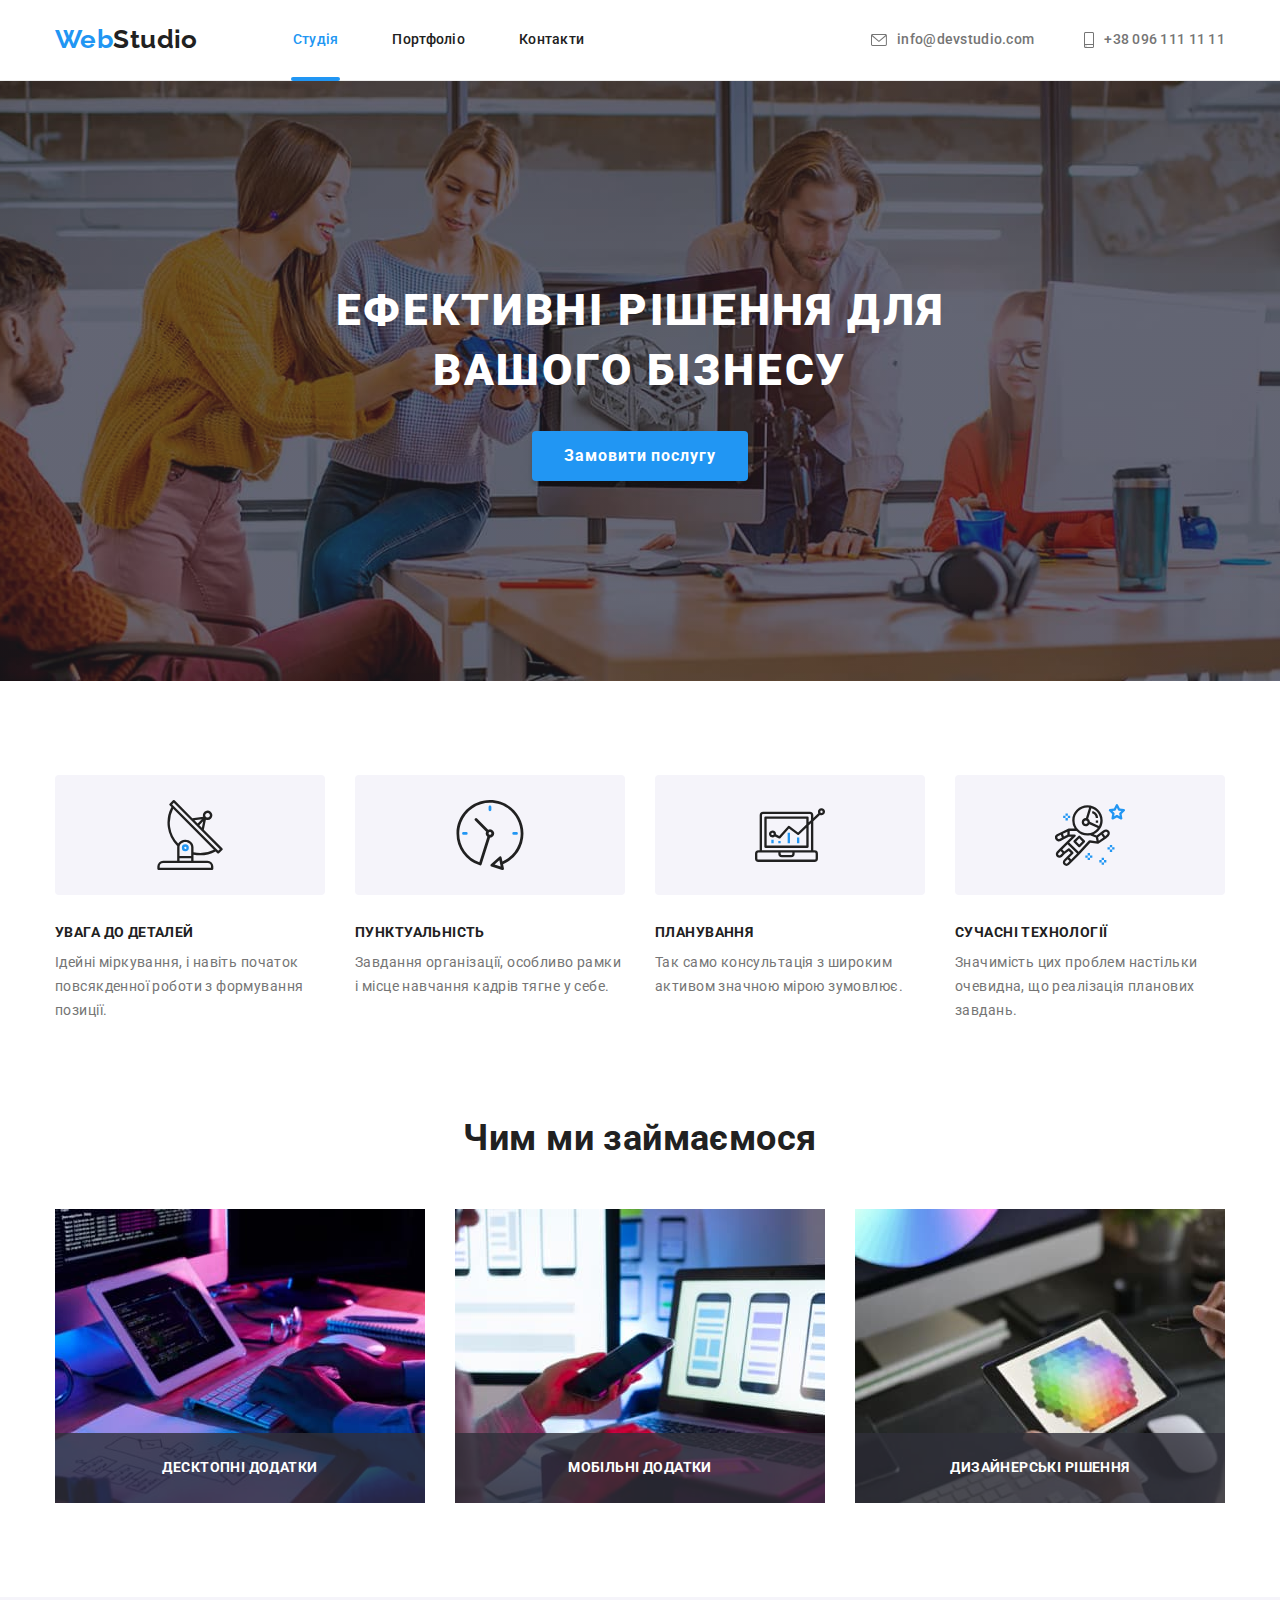
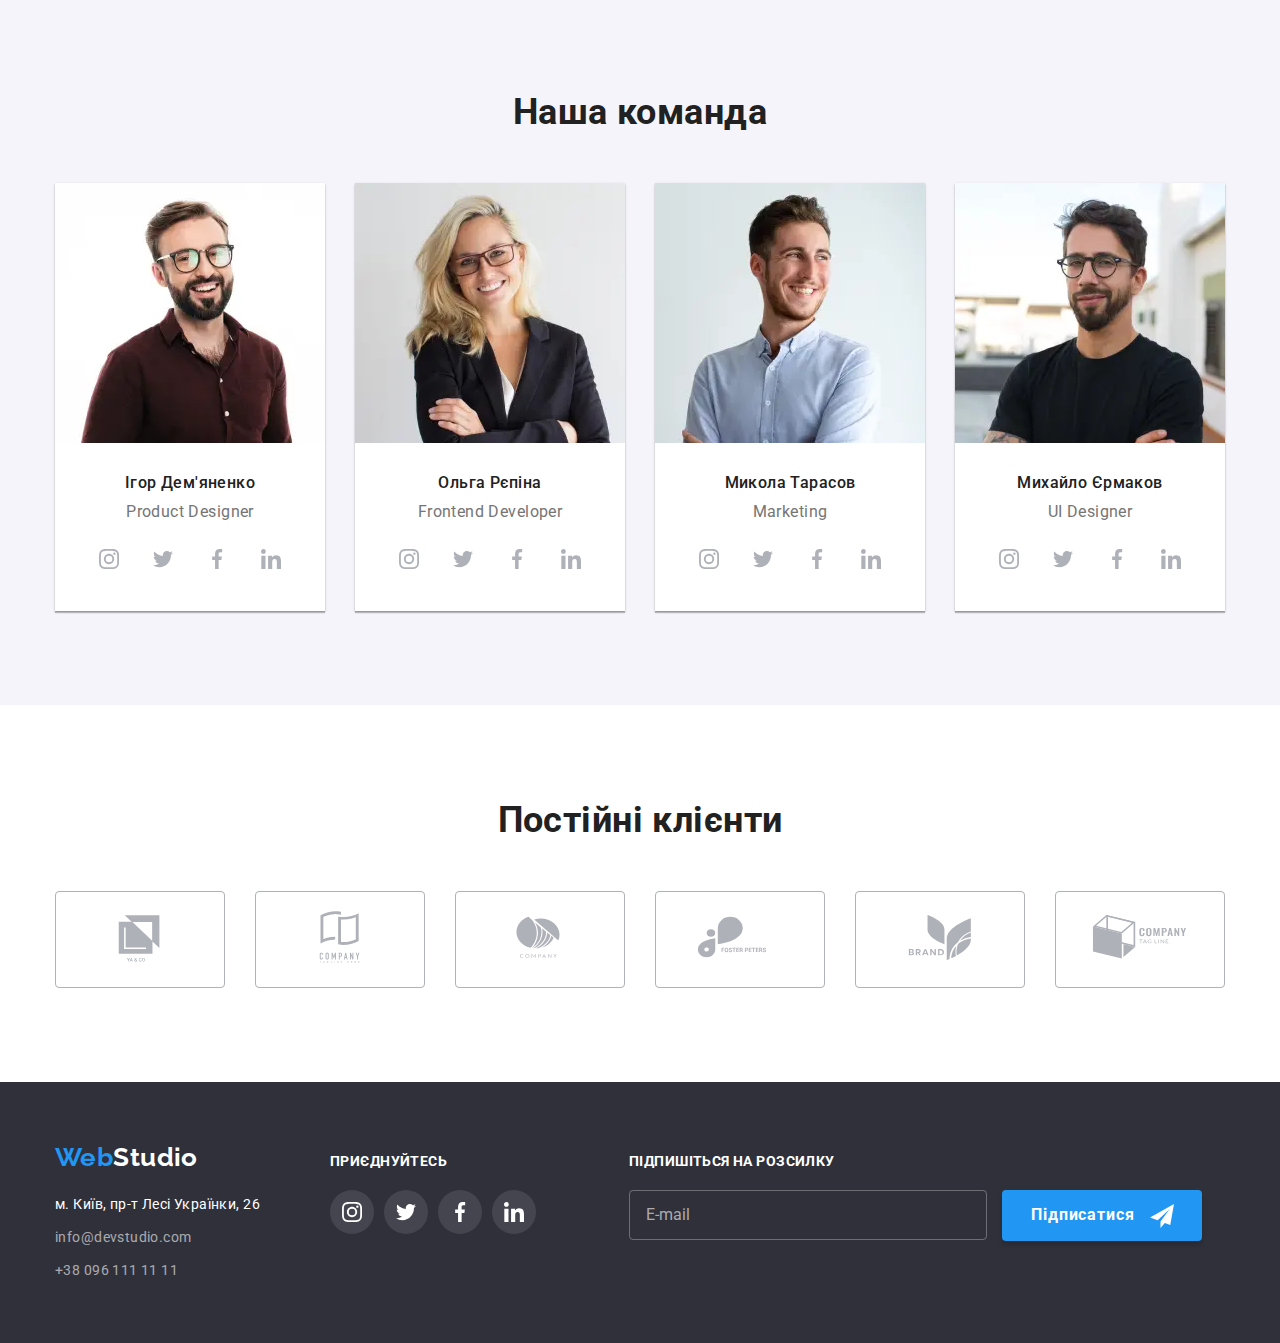
<file: index.html>
<!DOCTYPE html>
<html lang="uk">
  <head>
    <meta charset="UTF-8" />
    <meta http-equiv="X-UA-Compatible" content="IE=edge" />
    <meta name="viewport" content="width=device-width, initial-scale=1.0" />
    <link
      rel="stylesheet"
      href="https://fonts.googleapis.com/css2?family=Raleway:wght@700&family=Roboto:wght@400;500;700;900&display=swap"
    />
    <link
      rel="stylesheet"
      href="https://cdnjs.cloudflare.com/ajax/libs/modern-normalize/1.1.0/modern-normalize.min.css"
    />
    <link rel="stylesheet" href="./css/main.min.css" />
    <title>WebStudio - Студія</title>
  </head>
  <body>
    <!-- Шапка -->
    <header class="page-header">
      <div class="page-header__container container">
          <nav class="header-nav">
            <a class="logo header-nav__logo" href="./index.html"><span class="logo__text">Web</span>Studio</a>
            <ul class="header-nav__pages">
            <li class="header-nav__item"><a class="header-nav__link current" href="./index.html">Студія</a></li>
            <li class="header-nav__item"><a class="header-nav__link" href="./portfolio.html">Портфоліо</a></li>
            <li class="header-nav__item"><a class="header-nav__link" href="#">Контакти</a></li>
          </ul>
        </nav>
        <ul class="contacts">
          <li class="contacts__item">
            <a class="contacts__link" href="mailto:info@devstudio.com">
              <svg class="contacts__icon contacts__icon--mail" width="16" height="12">
                <use href="./images/icons.svg#icon-envelope"></use></svg
              >info@devstudio.com</a
            >
          </li>
          <li class="contacts__item">
            <a class="contacts__link" href="tel:+380961111111">
              <svg class="contacts__icon contacts__icon--tel" width="10" height="16">
                <use href="./images/icons.svg#icon-smartphone"></use></svg
              >+38 096 111 11 11</a
            >
          </li>
        </ul>
        <button class="button-menu js-open-menu" type="button">
          <svg class="menu-icon" width="40" height="40" >
            <use href="./images/icons.svg#icon-menu-button"></use>
          </svg>
        </button>
        </div>
      </div>
    </header>
    <!-- Мейн -->
    <main>
      <!-- Герой -->
      <section class="hero">
        <div class="container">
          <h1 class="hero__title">Ефективні рішення для вашого бізнесу</h1>
          <button data-modal-open class="button hero__button" type="button">Замовити послугу</button>
        </div>
        <div data-modal class="backdrop is-hidden">
          <div class="modal">
            <button data-modal-close class="modal__button-close" type="button">
              <svg  width="11" height="11">
                <use href="./images/icons.svg#icon-close"></use>
              </svg>
            </button>
            <form class="order-form" name="order">
              <h2 class="order-form__title">Залиште свої дані, ми вам передзвонимо</h2>
              <ul class="order-form__list">
                <li class="order-form__item">
                  <label class="order-form__label"
                    >Ім'я
                    <input class="order-form__field" type="text" name="user-name" />
                  </label>
                  <svg class="order-form__icon" width="18" height="18">
                    <use href="./images/icons.svg#icon-person-black"></use>
                  </svg>
                </li>
                <li class="order-form__item">
                  <label class="order-form__label"
                    >Телефон
                    <input class="order-form__field" type="tel" name="user-telephone" />
                  </label>
                  <svg class="order-form__icon" width="18" height="18">
                    <use href="./images/icons.svg#icon-phone-black"></use>
                  </svg>
                </li>
                <li class="order-form__item">
                  <label class="order-form__label"
                    >Пошта
                    <input class="order-form__field" type="email" name="user-email" />
                  </label>
                  <svg class="order-form__icon" width="18" height="18">
                    <use href="./images/icons.svg#icon-email-black"></use>
                  </svg>
                </li>
                <li class="order-form__item">
                  <label class="order-form__label"
                    >Коментар
                    <textarea
                      class="order-form__field order-form__field--higher"
                      name="comment"
                      rows="7"
                      placeholder="Введіть текст"
                    ></textarea>
                  </label>
                </li>
              </ul>
              <div class="license">
                <label class="license__label">
                  <input class="license__checkbox" type="checkbox" name="license-agreement" />
                  <span class="license__icon"></span>
                  <svg class="license__icon-checked" width="16" height="15">
                    <use href="./images/icons.svg#icon-checked"></use>
                  </svg>
                  Погоджуюся з розсилкою та приймаю
                  <a class="license__link" href="">Умови договору</a>
                </label>
              </div>
              <button class="button order-form__button" type="submit">Відправити</button>
            </form>
          </div>
        </div>
      </section>
      <!-- Переваги компанії -->
      <section class="section">
        <div class="container">
          <h2 class="visually-hidden">Переваги компанії</h2>
          <ul class="company-advantages">
            <li class="company-advantages__item">
              <div class="company-advantages__icon">
                <svg width="70" height="70">
                  <use href="./images/icons.svg#icon-antenna"></use>
                </svg>
              </div>
              <h3 class="company-advantages__title">Увага до деталей</h3>
              <p class="company-advantages__text">
                Ідейні міркування, і навіть початок повсякденної роботи з формування позиції.
              </p>
            </li>
            <li class="company-advantages__item">
              <div class="company-advantages__icon">
                <svg width="70" height="70">
                  <use href="./images/icons.svg#icon-clock"></use>
                </svg>
              </div>
              <h3 class="company-advantages__title">Пунктуальність</h3>
              <p class="company-advantages__text">
                Завдання організації, особливо рамки і місце навчання кадрів тягне у себе.
              </p>
            </li>
            <li class="company-advantages__item">
              <div class="company-advantages__icon">
                <svg width="70" height="70">
                  <use href="./images/icons.svg#icon-diagram"></use>
                </svg>
              </div>
              <h3 class="company-advantages__title">Планування</h3>
              <p class="company-advantages__text">
                Так само консультація з широким активом значною мірою зумовлює.
              </p>
            </li>
            <li class="company-advantages__item">
              <div class="company-advantages__icon">
                <svg width="70" height="70">
                  <use href="./images/icons.svg#icon-astronaut"></use>
                </svg>
              </div>
              <h3 class="company-advantages__title">Сучасні технології</h3>
              <p class="company-advantages__text">
                Значимість цих проблем настільки очевидна, що реалізація планових завдань.
              </p>
            </li>
          </ul>
        </div>
      </section>
      <!-- Чим ми займаємось -->
      <section class="section section--top section--desktop">
        <div class="container">
          <h2 class="section__title">Чим ми займаємося</h2>
          <ul class="work">
            <li class="work__item">
              <img
                class="work__image"
                src="./images/desktop.jpg"
                alt="Розробка десктопних програм"
                width="370"
                height="294"
              />
              <div class="work__text">
                <h3 class="work__title">Десктопні додатки</h3>
              </div>
            </li>
            <li class="work__item">
              <img
                class="work__image"
                src="./images/mobile-app.jpg"
                alt="Розробка мобільних додатків"
                width="370"
                height="294"
              />
              <div class="work__text">
                <h3 class="work__title">Мобільні додатки</h3>
              </div>
            </li>
            <li class="work__item">
              <img
                class="work__image"
                src="./images/design.jpg"
                alt="Дизайнерські рішення"
                width="370"
                height="294"
              />
              <div class="work__text">
                <h3 class="work__title">Дизайнерські рішення</h3>
              </div>
            </li>
          </ul>
        </div>
      </section>
      <!-- Наша команда -->
      <section class="section section--gray">
        <div class="container">
          <h2 class="section__title">Наша команда</h2>
          <ul class="team-list">
            <li class="team-list__item">
              <picture>
                <source
                  media="(min-width: 1200px)"
                  srcset="
                    ./images/product-designer-desktop.webp    1x,
                    ./images/product-designer-desktop@2x.webp 2x
                  "
                  type="image/webp"
                />
                <source
                  media="(min-width: 1200px)"
                  srcset="
                    ./images/product-designer-desktop.jpg    1x,
                    ./images/product-designer-desktop@2x.jpg 2x
                  "
                />
                <source
                  media="(min-width: 768px)"
                  srcset="
                    ./images/product-designer-tablet.webp    1x,
                    ./images/product-designer-tablet@2x.webp 2x
                  "
                  type="image/webp"
                />
                <source
                  media="(min-width: 768px)"
                  srcset="
                    ./images/product-designer-tablet.jpg    1x,
                    ./images/product-designer-tablet@2x.jpg 2x
                  "
                />
                <source
                  media="(max-width: 767px)"
                  srcset="./images/product-designer.webp 1x, ./images/product-designer@2x.webp 2x"
                  type="image/webp"
                />
                <source
                  media="(max-width: 767px)"
                  srcset="./images/product-designer.jpg 1x, ./images/product-designer@2x.jpg 2x"
                />
                <img
                  class="team-list__image"
                  src="./images/product-designer.jpg"
                  alt="Фотографія Ігора Дем'яненко"
                  loading="lazy"
                />
              </picture>
              <h3 class="team-list__title">Ігор Дем'яненко</h3>
              <p class="team-list__text">Product Designer</p>
              <ul class="social-links">
                <li class="social-links__item">
                  <a class="social-links__link" aria-label="instagram" href="#"
                    ><svg class="social-links__icon" width="20" height="20">
                      <use href="./images/icons.svg#icon-instagram"></use></svg
                  ></a>
                </li>
                <li class="social-links__item">
                  <a class="social-links__link" aria-label="twitter" href="#"
                    ><svg class="social-links__icon" width="20" height="20">
                      <use href="./images/icons.svg#icon-twitter"></use></svg
                  ></a>
                </li>
                <li class="social-links__item">
                  <a class="social-links__link" aria-label="facebook" href="#"
                    ><svg class="social-links__icon" width="20" height="20">
                      <use href="./images/icons.svg#icon-facebook"></use></svg
                  ></a>
                </li>
                <li class="social-links__item">
                  <a class="social-links__link" aria-label="linkedin" href="#"
                    ><svg class="social-links__icon" width="20" height="20">
                      <use href="./images/icons.svg#icon-linkedin"></use></svg
                  ></a>
                </li>
              </ul>
            </li>
            <li class="team-list__item">
              <picture>
                <source
                  media="(min-width: 1200px)"
                  srcset="
                    ./images/frontend-developer-desktop.webp    1x,
                    ./images/frontend-developer-desktop@2x.webp 2x
                  "
                  type="image/webp"
                />
                <source
                  media="(min-width: 1200px)"
                  srcset="
                    ./images/frontend-developer-desktop.jpg    1x,
                    ./images/frontend-developer-desktop@2x.jpg 2x
                  "
                />
                <source
                  media="(min-width: 768px)"
                  srcset="
                    ./images/frontend-developer-tablet.webp    1x,
                    ./images/frontend-developer-tablet@2x.webp 2x
                  "
                  type="image/webp"
                />
                <source
                  media="(min-width: 768px)"
                  srcset="
                    ./images/frontend-developer-tablet.jpg    1x,
                    ./images/frontend-developer-tablet@2x.jpg 2x
                  "
                />
                <source
                  media="(max-width: 767px)"
                  srcset="
                    ./images/frontend-developer.webp    1x,
                    ./images/frontend-developer@2x.webp 2x
                  "
                  type="image/webp"
                />
                <source
                  media="(max-width: 767px)"
                  srcset="./images/frontend-developer.jpg 1x, ./images/frontend-developer@2x.jpg 2x"
                />
                <img
                  class="team-list__image"
                  src="./images/frontend-developer.jpg"
                  alt="Фотографія Ольги Репіної"
                  loading="lazy"
                />
              </picture>

              <h3 class="team-list__title">Ольга Рєпіна</h3>
              <p class="team-list__text">Frontend Developer</p>
              <ul class="social-links">
                <li class="social-links__item">
                  <a class="social-links__link" aria-label="instagram" href="#"
                    ><svg class="social-links__icon" width="20" height="20">
                      <use href="./images/icons.svg#icon-instagram"></use></svg
                  ></a>
                </li>
                <li class="social-links__item">
                  <a class="social-links__link" aria-label="twitter" href="#"
                    ><svg class="social-links__icon" width="20" height="20">
                      <use href="./images/icons.svg#icon-twitter"></use></svg
                  ></a>
                </li>
                <li class="social-links__item">
                  <a class="social-links__link" aria-label="facebook" href="#"
                    ><svg class="social-links__icon" width="20" height="20">
                      <use href="./images/icons.svg#icon-facebook"></use></svg
                  ></a>
                </li>
                <li class="social-links__item">
                  <a class="social-links__link" aria-label="linkedin" href="#"
                    ><svg class="social-links__icon" width="20" height="20">
                      <use href="./images/icons.svg#icon-linkedin"></use></svg
                  ></a>
                </li>
              </ul>
            </li>
            <li class="team-list__item">
              <picture>
                <source
                  media="(min-width: 1200px)"
                  srcset="./images/marketing-desktop.webp 1x, ./images/marketing-desktop@2x.webp 2x"
                  type="image/webp"
                />
                <source
                  media="(min-width: 1200px)"
                  srcset="./images/marketing-desktop.jpg 1x, ./images/marketing-desktop@2x.jpg 2x"
                />
                <source
                  media="(min-width: 768px)"
                  srcset="./images/marketing-tablet.webp 1x, ./images/marketing-tablet@2x.webp 2x"
                  type="image/webp"
                />
                <source
                  media="(min-width: 768px)"
                  srcset="./images/marketing-tablet.jpg 1x, ./images/marketing-tablet@2x.jpg 2x"
                />
                <source
                  media="(max-width: 767px)"
                  srcset="./images/marketing.webp 1x, ./images/marketing@2x.webp 2x"
                  type="image/webp"
                />
                <source
                  media="(max-width: 767px)"
                  srcset="./images/marketing.jpg 1x, ./images/marketing@2x.jpg 2x"
                />
                <img
                  class="team-list__image"
                  src="./images/marketing.jpg"
                  alt="Фотографія Миколи Тарасова"
                  loading="lazy"
                />
              </picture>
              <h3 class="team-list__title">Микола Тарасов</h3>
              <p class="team-list__text">Marketing</p>
              <ul class="social-links">
                <li class="social-links__item">
                  <a class="social-links__link" aria-label="instagram" href="#"
                    ><svg class="social-links__icon" width="20" height="20">
                      <use href="./images/icons.svg#icon-instagram"></use></svg
                  ></a>
                </li>
                <li class="social-links__item">
                  <a class="social-links__link" aria-label="twitter" href="#"
                    ><svg class="social-links__icon" width="20" height="20">
                      <use href="./images/icons.svg#icon-twitter"></use></svg
                  ></a>
                </li>
                <li class="social-links__item">
                  <a class="social-links__link" aria-label="facebook" href="#"
                    ><svg class="social-links__icon" width="20" height="20">
                      <use href="./images/icons.svg#icon-facebook"></use></svg
                  ></a>
                </li>
                <li class="social-links__item">
                  <a class="social-links__link" aria-label="linkedin" href="#"
                    ><svg class="social-links__icon" width="20" height="20">
                      <use href="./images/icons.svg#icon-linkedin"></use></svg
                  ></a>
                </li>
              </ul>
            </li>
            <li class="team-list__item">
              <picture>
                <source
                  media="(min-width: 1200px)"
                  srcset="./images/designer-desktop.webp 1x, ./images/designer-desktop@2x.webp 2x"
                  type="image/webp"
                />
                <source
                  media="(min-width: 1200px)"
                  srcset="./images/designer-desktop.jpg 1x, ./images/designer-desktop@2x.jpg 2x"
                />
                <source
                  media="(min-width: 768px)"
                  srcset="./images/designer-tablet.webp 1x, ./images/designer-tablet@2x.webp 2x"
                  type="image/webp"
                />
                <source
                  media="(min-width: 768px)"
                  srcset="./images/designer-tablet.jpg 1x, ./images/designer-tablet@2x.jpg 2x"
                />
                <source
                  media="(max-width: 767px)"
                  srcset="./images/designer.webp 1x, ./images/designer@2x.webp 2x"
                  type="image/webp"
                />
                <source
                  media="(max-width: 767px)"
                  srcset="./images/designer.jpg 1x, ./images/designer@2x.jpg 2x"
                />
                <img
                  class="team-list__image"
                  src="./images/designer.jpg"
                  alt="Фотографія Михайло Єрмакова"
                  loading="lazy"
                />
              </picture>
              <h3 class="team-list__title">Михайло Єрмаков</h3>
              <p class="team-list__text">UI Designer</p>
              <ul class="social-links">
                <li class="social-links__item">
                  <a class="social-links__link" aria-label="instagram" href="#"
                    ><svg class="social-links__icon" width="20" height="20">
                      <use href="./images/icons.svg#icon-instagram"></use></svg
                  ></a>
                </li>
                <li class="social-links__item">
                  <a class="social-links__link" aria-label="twitter" href="#"
                    ><svg class="social-links__icon" width="20" height="20">
                      <use href="./images/icons.svg#icon-twitter"></use></svg
                  ></a>
                </li>
                <li class="social-links__item">
                  <a class="social-links__link" aria-label="facebook" href="#"
                    ><svg class="social-links__icon" width="20" height="20">
                      <use href="./images/icons.svg#icon-facebook"></use></svg
                  ></a>
                </li>
                <li class="social-links__item">
                  <a class="social-links__link" aria-label="linkedin" href="#"
                    ><svg class="social-links__icon" width="20" height="20">
                      <use href="./images/icons.svg#icon-linkedin"></use></svg
                  ></a>
                </li>
              </ul>
            </li>
          </ul>
        </div>
      </section>
      <!-- Постійні клієнти -->
      <section class="section">
       <div class="container">
          <h2 class="section__title">Постійні клієнти</h2>
          
          <ul class="clients">
            <li class="clients__item">
              <a href="#" class="clients__link"
                ><svg class="clients__logo" width="106" height="60">
                  <use href="./images/icons.svg#icon-client1"></use></svg></a>
            </li>
            <li class="clients__item">
              <a href="#" class="clients__link"
                ><svg class="clients__logo" width="106" height="60">
                  <use href="./images/icons.svg#icon-client2"></use></svg
              ></a>
            </li>
            <li class="clients__item">
              <a href="#" class="clients__link"
                ><svg class="clients__logo" width="106" height="60">
                  <use href="./images/icons.svg#icon-client3"></use></svg
              ></a>
            </li>
            <li class="clients__item">
              <a href="#" class="clients__link"
                ><svg class="clients__logo" width="106" height="60">
                  <use href="./images/icons.svg#icon-client4"></use></svg
              ></a>
            </li>
            <li class="clients__item">
              <a href="#" class="clients__link"
                ><svg class="clients__logo" width="106" height="60">
                  <use href="./images/icons.svg#icon-client5"></use></svg
              ></a>
            </li>
            <li class="clients__item">
              <a href="#" class="clients__link"
                ><svg class="clients__logo" width="106" height="60">
                  <use href="./images/icons.svg#icon-client6"></use></svg
              ></a>
            </li>
          </ul>
        </div>
      </section>
    </main>
    <!-- Футер -->
    <footer class="page-footer">
      <div class="container page-footer__container">
        <div class="container--tablet">
          <div class="page-footer__contacts">
          <a class="logo page-footer__logo" href="./index.html"><span class="logo__text">Web</span>Studio</a>
          <address class="address">
            <ul class="address__list">
              <li class="address__item">
                <a
                  class="address__link"
                  href="https://goo.gl/maps/CPtrU1FHBa2aNyZL9"
                  target="_blank"
                  rel="noopener noreferrer nofollow"
                  >м. Київ, пр-т Лесі Українки, 26</a
                >
              </li>
              <li class="address__item">
                <a class="address__link address__link--translucent" href="mailto:info@devstudio.com">info@devstudio.com</a>
              </li>
              <li class="address__item">
                <a class="address__link address__link--translucent" href="tel:+380961111111">+38 096 111 11 11</a>
              </li>
            </ul>
          </address>
        </div>
        <div class="page-footer__links">
          <b class="page-footer__text">Приєднуйтесь</b>
          <ul class="social-links page-footer__social-links">
            <li class="social-links__item">
              <a class="social-links__link page-footer__link" aria-label="instagram" href="#"
                ><svg class="social-links__icon social-links__icon--white" width="20" height="20">
                  <use href="./images/icons.svg#icon-instagram"></use></svg
              ></a>
            </li>
            <li class="social-links__item">
              <a class="social-links__link page-footer__link" aria-label="twitter" href="#"
                ><svg class="social-links__icon social-links__icon--white" width="20" height="20">
                  <use href="./images/icons.svg#icon-twitter"></use></svg
              ></a>
            </li>
            <li class="social-links__item">
              <a class="social-links__link page-footer__link" aria-label="facebook" href="#"
                ><svg class="social-links__icon social-links__icon--white" width="20" height="20">
                  <use href="./images/icons.svg#icon-facebook"></use></svg
              ></a>
            </li>
            <li class="social-links__item">
              <a class="social-links__link page-footer__link" aria-label="linkedin" href="#"
                ><svg class="social-links__icon social-links__icon--white" width="20" height="20">
                  <use href="./images/icons.svg#icon-linkedin"></use></svg
              ></a>
            </li>
          </ul>
        </div>
        </div>
        
        <form class="footer-form" name="subscription">
          <label class="footer-form__label" for="email">Підпишіться на розсилку</label>
          <input
            class="footer-form__field"
            type="email"
            id="email"
            placeholder="E-mail"
            name="email"
          />
          <button class="button footer-form__button" type="submit">
            Підписатися
            <svg class="footer-form__icon" width="24" height="24">
              <use href="./images/icons.svg#icon-send"></use>
            </svg>
          </button>
        </form>
      </div>
    </footer>
<div class="mobile-menu js-menu-container">
    <nav class="menu-nav">
            <ul class="menu-nav__pages">
            <li class="menu-nav__item"><a class="menu-nav__link current" href="./index.html">Студія</a></li>
            <li class="menu-nav__item"><a class="menu-nav__link" href="./portfolio.html">Портфоліо</a></li>
            <li class="menu-nav__item"><a class="menu-nav__link" href="#">Контакти</a></li>
          </ul>
        </nav>
          <ul class="menu-contacts">
            <li class="menu-contacts__item">
            <a class="menu-contacts__link menu-contacts__link--accent" href="tel:+380961111111">
              +38 096 111 11 11</a>
          </li>
          <li class="menu-contacts__item">
            <a class="menu-contacts__link" href="mailto:info@devstudio.com">
            info@devstudio.com</a>
          </li>
        </ul>
        <ul class="menu-socials">
          <li class="menu-socials__item"><a href="#" class="menu-socials__link">Instagram</a></li>
          <li class="menu-socials__item"><a href="#" class="menu-socials__link">Twitter</a></li>
          <li class="menu-socials__item"><a href="#" class="menu-socials__link">Facebook</a></li>
          <li class="menu-socials__item"><a href="#" class="menu-socials__link">LinkedIn</a></li>
        </ul>
    <button class="menu-close js-close-menu" type="button">
      <svg class="menu-icon" width="40" height="40">
        <use href="./images/icons.svg#icon-menu-close"></use>
      </svg>
    </button>
</div>
    <script src="./js/modal.js"></script>
    <script src="./js/mobile-menu.js"></script>
  </body>
</html>
</file>
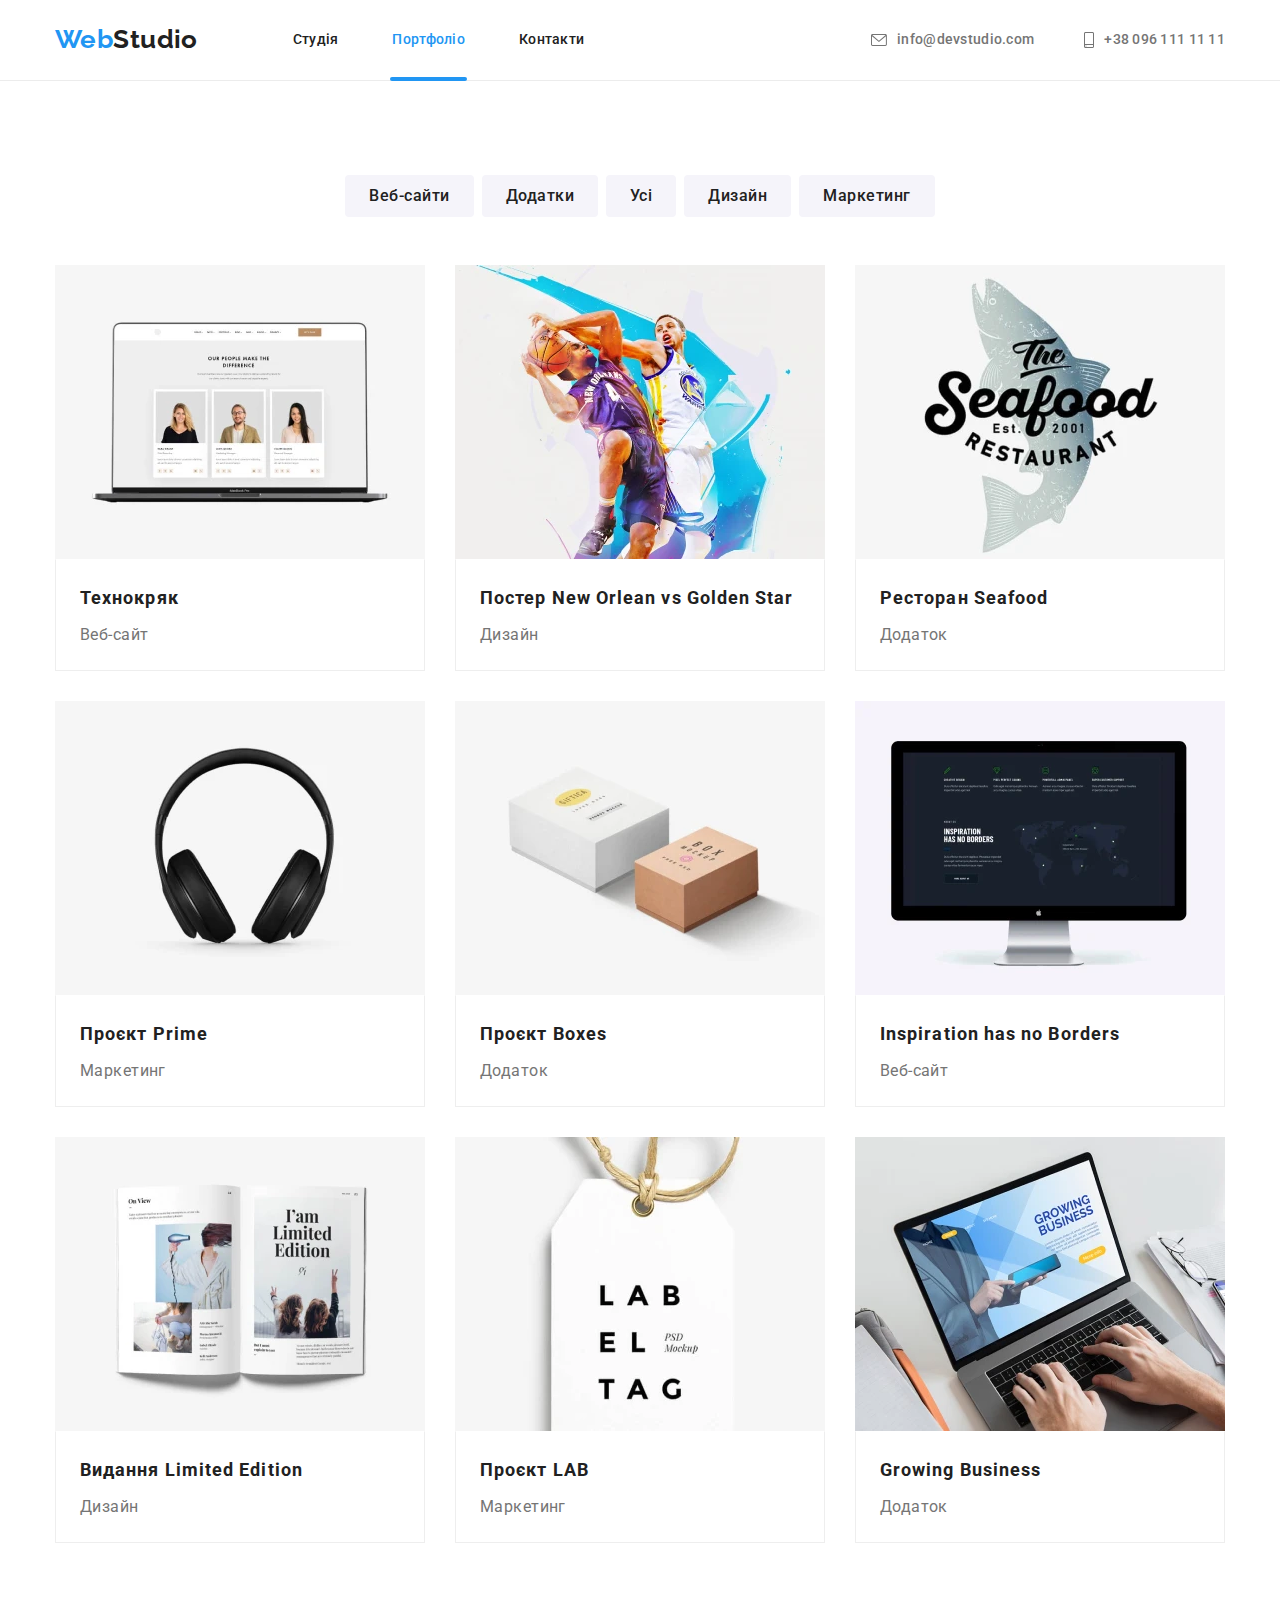
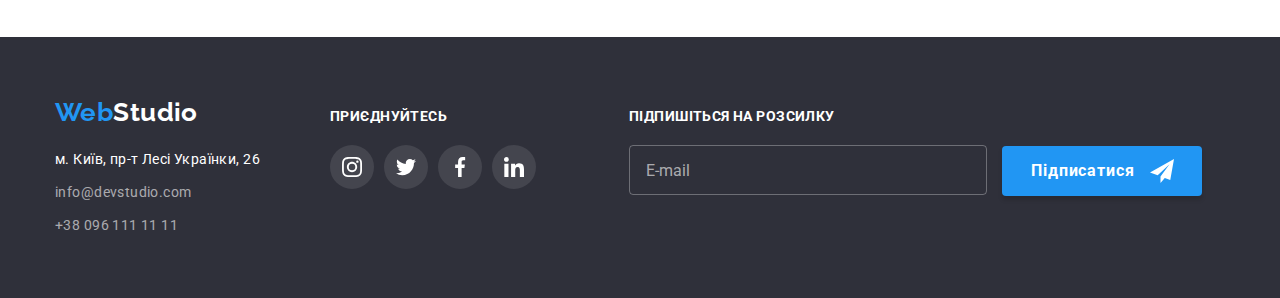
<file: portfolio.html>
<!DOCTYPE html>
<html lang="uk">
  <head>
    <meta charset="UTF-8" />
    <meta http-equiv="X-UA-Compatible" content="IE=edge" />
    <meta name="viewport" content="width=device-width, initial-scale=1.0" />
    <link
      href="https://fonts.googleapis.com/css2?family=Raleway:wght@700&family=Roboto:wght@400;500;700;900&display=swap"
      rel="stylesheet"
    />
    <link
      rel="stylesheet"
      href="https://cdnjs.cloudflare.com/ajax/libs/modern-normalize/1.1.0/modern-normalize.min.css"
    />
    <link rel="stylesheet" href="./css/main.min.css" />
    <title>WebStudio - Портфоліо</title>
  </head>
  <body>
    <!-- Шапка -->
   <header class="page-header">
      <div class="page-header__container container">
          <nav class="header-nav">
            <a class="logo header-nav__logo" href="./index.html"><span class="logo__text">Web</span>Studio</a>
            <ul class="header-nav__pages">
            <li class="header-nav__item"><a class="header-nav__link" href="./index.html">Студія</a></li>
            <li class="header-nav__item"><a class="header-nav__link current" href="./portfolio.html">Портфоліо</a></li>
            <li class="header-nav__item"><a class="header-nav__link" href="#">Контакти</a></li>
          </ul>
        </nav>
        <ul class="contacts">
          <li class="contacts__item">
            <a class="contacts__link" href="mailto:info@devstudio.com">
              <svg class="contacts__icon contacts__icon--mail" width="16" height="12">
                <use href="./images/icons.svg#icon-envelope"></use></svg
              >info@devstudio.com</a
            >
          </li>
          <li class="contacts__item">
            <a class="contacts__link" href="tel:+380961111111">
              <svg class="contacts__icon contacts__icon--tel" width="10" height="16">
                <use href="./images/icons.svg#icon-smartphone"></use></svg
              >+38 096 111 11 11</a
            >
          </li>
        </ul>
        <button class="button-menu js-open-menu" type="button">
          <svg class="menu-icon" width="40" height="40" >
            <use href="./images/icons.svg#icon-menu-button"></use>
          </svg>
        </button>
        </div>
      </div>
    </header>
    <!-- Мейн -->
    <main>
      <section class="section">
        <div class="container">
          <h1 class="visually-hidden">Наші проєкти</h1>
          <!-- Фільтри -->
          <ul class="filters">
            <li class="filters__item"><button class="filters__button" type="button">Веб-сайти</button></li>
            <li class="filters__item"><button class="filters__button" type="button">Додатки</button></li>
            <li class="filters__item"><button class="filters__button" type="button">Усі</button></li>
            <li class="filters__item"><button class="filters__button" type="button">Дизайн</button></li>
            <li class="filters__item"><button class="filters__button" type="button">Маркетинг</button></li>
          </ul>
          <!-- Проєкти -->
          <ul class="projects">
            <li class="projects__item">
              <a class="projects__link" href="#">
                <div class="projects__thumb">
                  <picture>
                    <source media="(min-width: 1200px" srcset="./images/projects/project-1-desktop@1x.webp 1x, ./images/projects/project-1-desktop@2x.webp 2x">
                    <source media="(min-width: 1200px" srcset="./images/projects/project-1-desktop@1x.jpg 1x, ./images/projects/project-1-desktop@2x.jpg 2x">
                    <source media="(min-width: 768px" srcset="./images/projects/project-1-tablet@1x.webp 1x, ./images/projects/project-1-tablet@2x.webp 2x">
                    <source media="(min-width: 768px" srcset="./images/projects/project-1-tablet@1x.jpg 1x, ./images/projects/project-1-tablet@2x.jpg 2x">
                    <source media="(max-width: 767px" srcset="./images/projects/project-1@1x.webp 1x, ./images/projects/project-1@2x.webp 2x">
                    <source media="(max-width: 767px" srcset="./images/projects/project-1@1x.jpg 1x, ./images/projects/project-1@2x.jpg 2x">
                    <img
                    class="projects__image"
                    src="./images/projects/project-1@1x.jpg"
                    alt="Технокряк"
                    width="450"
                    height="294"
                    loading="lazy"
                  />
                  </picture>
                  
                  <div class="projects__overlay">
                    <p class="projects__description">
                      Ресурс пропонує комплексні пропозиції з різним рівнем функціоналу та сервісів.
                      Все це дозволить відвідувачу отримати вичерпні відомості про компанію чи
                      приватну особу.
                    </p>
                  </div>
                </div>
                <div class="projects__text">
                  <h2 class="projects__title">Технокряк</h2>
                  <p class="projects__type">Веб-сайт</p>
                </div>
              </a>
            </li>
            <li class="projects__item">
              <a class="projects__link" href="#">
                <div class="projects__thumb">
                  <picture>
                    <source media="(min-width: 1200px" srcset="./images/projects/project-2-desktop@1x.webp 1x, ./images/projects/project-2-desktop@2x.webp 2x">
                    <source media="(min-width: 1200px" srcset="./images/projects/project-2-desktop@1x.jpg 1x, ./images/projects/project-2-desktop@2x.jpg 2x">
                    <source media="(min-width: 768px" srcset="./images/projects/project-2-tablet@1x.webp 1x, ./images/projects/project-2-tablet@2x.webp 2x">
                    <source media="(min-width: 768px" srcset="./images/projects/project-2-tablet@1x.jpg 1x, ./images/projects/project-2-tablet@2x.jpg 2x">
                    <source media="(max-width: 767px" srcset="./images/projects/project-2@1x.webp 1x, ./images/projects/project-2@2x.webp 2x">
                    <source media="(max-width: 767px" srcset="./images/projects/project-2@1x.jpg 1x, ./images/projects/project-2@2x.jpg 2x">
                  <img
                    class="projects__image"
                    src="./images/projects/project-2@1x.jpg"
                    alt="Постер New Orlean vs Golden Star"
                    width="450"
                    height="294"
                    loading="lazy"
                  />
                  </picture>
                  <div class="projects__overlay">
                    <p class="projects__description">
                      Ресурс пропонує комплексні пропозиції з різним рівнем функціоналу та сервісів.
                      Все це дозволить відвідувачу отримати вичерпні відомості про компанію чи
                      приватну особу.
                    </p>
                  </div>
                </div>
                <div class="projects__text">
                  <h2 class="projects__title">Постер New Orlean vs Golden Star</h2>
                  <p class="projects__type">Дизайн</p>
                </div>
              </a>
            </li>
            <li class="projects__item">
              <a class="projects__link" href="#">
                <div class="projects__thumb">
                  <picture>
                    <source media="(min-width: 1200px" srcset="./images/projects/project-3-desktop@1x.webp 1x, ./images/projects/project-3-desktop@2x.webp 2x">
                    <source media="(min-width: 1200px" srcset="./images/projects/project-3-desktop@1x.jpg 1x, ./images/projects/project-3-desktop@2x.jpg 2x">
                    <source media="(min-width: 768px" srcset="./images/projects/project-3-tablet@1x.webp 1x, ./images/projects/project-3-tablet@2x.webp 2x">
                    <source media="(min-width: 768px" srcset="./images/projects/project-3-tablet@1x.jpg 1x, ./images/projects/project-3-tablet@2x.jpg 2x">
                    <source media="(max-width: 767px" srcset="./images/projects/project-3@1x.webp 1x, ./images/projects/project-3@2x.webp 2x">
                    <source media="(max-width: 767px" srcset="./images/projects/project-3@1x.jpg 1x, ./images/projects/project-3@2x.jpg 2x">
                    <img
                    class="projects__image"
                    src="./images/projects/project-3@1x.jpg"
                    alt="Ресторан Seafood"
                    width="450"
                    height="294"
                    loading="lazy"
                  />
                  </picture>
                  
                  <div class="projects__overlay">
                    <p class="projects__description">
                      Ресурс пропонує комплексні пропозиції з різним рівнем функціоналу та сервісів.
                      Все це дозволить відвідувачу отримати вичерпні відомості про компанію чи
                      приватну особу.
                    </p>
                  </div>
                </div>
                <div class="projects__text">
                  <h2 class="projects__title">Ресторан Seafood</h2>
                  <p class="projects__type">Додаток</p>
                </div>
              </a>
            </li>
            <li class="projects__item">
              <a class="projects__link" href="#">
                <div class="projects__thumb">
                  <picture>
                    <source media="(min-width: 1200px" srcset="./images/projects/project-4-desktop@1x.webp 1x, ./images/projects/project-4-desktop@2x.webp 2x">
                    <source media="(min-width: 1200px" srcset="./images/projects/project-4-desktop@1x.jpg 1x, ./images/projects/project-4-desktop@2x.jpg 2x">
                    <source media="(min-width: 768px" srcset="./images/projects/project-4-tablet@1x.webp 1x, ./images/projects/project-4-tablet@2x.webp 2x">
                    <source media="(min-width: 768px" srcset="./images/projects/project-4-tablet@1x.jpg 1x, ./images/projects/project-4-tablet@2x.jpg 2x">
                    <source media="(max-width: 767px" srcset="./images/projects/project-4@1x.webp 1x, ./images/projects/project-4@2x.webp 2x">
                    <source media="(max-width: 767px" srcset="./images/projects/project-4@1x.jpg 1x, ./images/projects/project-4@2x.jpg 2x">
                    <img
                    class="projects__image"
                    src="./images/projects/project-4@1x.jpg"
                    alt="Проєкт Prime"
                    width="450"
                    height="294"
                    loading="lazy"
                  />
                  </picture>
                  
                  <div class="projects__overlay">
                    <p class="projects__description">
                      Ресурс пропонує комплексні пропозиції з різним рівнем функціоналу та сервісів.
                      Все це дозволить відвідувачу отримати вичерпні відомості про компанію чи
                      приватну особу.
                    </p>
                  </div>
                </div>
                <div class="projects__text">
                  <h2 class="projects__title">Проєкт Prime</h2>
                  <p class="projects__type">Маркетинг</p>
                </div>
              </a>
            </li>
            <li class="projects__item">
              <a class="projects__link" href="#">
                <div class="projects__thumb">
                  <picture>
                     <source media="(min-width: 1200px" srcset="./images/projects/project-5-desktop@1x.webp 1x, ./images/projects/project-5-desktop@2x.webp 2x">
                    <source media="(min-width: 1200px" srcset="./images/projects/project-5-desktop@1x.jpg 1x, ./images/projects/project-5-desktop@2x.jpg 2x">
                    <source media="(min-width: 768px" srcset="./images/projects/project-5-tablet@1x.webp 1x, ./images/projects/project-5-tablet@2x.webp 2x">
                    <source media="(min-width: 768px" srcset="./images/projects/project-5-tablet@1x.jpg 1x, ./images/projects/project-5-tablet@2x.jpg 2x">
                    <source media="(max-width: 767px" srcset="./images/projects/project-5@1x.webp 1x, ./images/projects/project-5@2x.webp 2x">
                    <source media="(max-width: 767px" srcset="./images/projects/project-5@1x.jpg 1x, ./images/projects/project-5@2x.jpg 2x">
                    <img
                    class="projects__image"
                    src="./images/projects/project-5@1x.jpg"
                    alt="Проєкт Boxes"
                    width="450"
                    height="294"
                    loading="lazy"
                  />
                  </picture>
                  
                  <div class="projects__overlay">
                    <p class="projects__description">
                      Ресурс пропонує комплексні пропозиції з різним рівнем функціоналу та сервісів.
                      Все це дозволить відвідувачу отримати вичерпні відомості про компанію чи
                      приватну особу.
                    </p>
                  </div>
                </div>
                <div class="projects__text">
                  <h2 class="projects__title">Проєкт Boxes</h2>
                  <p class="projects__type">Додаток</p>
                </div>
              </a>
            </li>
            <li class="projects__item">
              <a class="projects__link" href="#">
                <div class="projects__thumb">
                  <picture>
                    <source media="(min-width: 1200px" srcset="./images/projects/project-6-desktop@1x.webp 1x, ./images/projects/project-6-desktop@2x.webp 2x">
                    <source media="(min-width: 1200px" srcset="./images/projects/project-6-desktop@1x.jpg 1x, ./images/projects/project-6-desktop@2x.jpg 2x">
                    <source media="(min-width: 768px" srcset="./images/projects/project-6-tablet@1x.webp 1x, ./images/projects/project-6-tablet@2x.webp 2x">
                    <source media="(min-width: 768px" srcset="./images/projects/project-6-tablet@1x.jpg 1x, ./images/projects/project-6-tablet@2x.jpg 2x">
                    <source media="(max-width: 767px" srcset="./images/projects/project-6@1x.webp 1x, ./images/projects/project-6@2x.webp 2x">
                    <source media="(max-width: 767px" srcset="./images/projects/project-6@1x.jpg 1x, ./images/projects/project-6@2x.jpg 2x">
                    <img
                    class="projects__image"
                    src="./images/projects/project-6@1x.jpg"
                    alt="Inspiration has no Borders"
                    width="450"
                    height="294"
                    loading="lazy"
                  />
                  </picture>
                  
                  <div class="projects__overlay">
                    <p class="projects__description">
                      Ресурс пропонує комплексні пропозиції з різним рівнем функціоналу та сервісів.
                      Все це дозволить відвідувачу отримати вичерпні відомості про компанію чи
                      приватну особу.
                    </p>
                  </div>
                </div>
                <div class="projects__text">
                  <h2 class="projects__title">Inspiration has no Borders</h2>
                  <p class="projects__type">Веб-сайт</p>
                </div>
              </a>
            </li>
            <li class="projects__item">
              <a class="projects__link" href="#">
                <div class="projects__thumb">
                  <picture>
                    <source media="(min-width: 1200px" srcset="./images/projects/project-7-desktop@1x.webp 1x, ./images/projects/project-7-desktop@2x.webp 2x">
                    <source media="(min-width: 1200px" srcset="./images/projects/project-7-desktop@1x.jpg 1x, ./images/projects/project-7-desktop@2x.jpg 2x">
                    <source media="(min-width: 768px" srcset="./images/projects/project-7-tablet@1x.webp 1x, ./images/projects/project-7-tablet@2x.webp 2x">
                    <source media="(min-width: 768px" srcset="./images/projects/project-7-tablet@1x.jpg 1x, ./images/projects/project-7-tablet@2x.jpg 2x">
                    <source media="(max-width: 767px" srcset="./images/projects/project-7@1x.webp 1x, ./images/projects/project-7@2x.webp 2x">
                    <source media="(max-width: 767px" srcset="./images/projects/project-7@1x.jpg 1x, ./images/projects/project-7@2x.jpg 2x">
                    <img
                    class="projects__image"
                    src="./images/projects/project-7@1x.jpg"
                    alt="Видання Limited Edition"
                    width="450"
                    height="294"
                    loading="lazy"
                  />
                  </picture>
                  
                  <div class="projects__overlay">
                    <p class="projects__description">
                      Ресурс пропонує комплексні пропозиції з різним рівнем функціоналу та сервісів.
                      Все це дозволить відвідувачу отримати вичерпні відомості про компанію чи
                      приватну особу.
                    </p>
                  </div>
                </div>

                <div class="projects__text">
                  <h2 class="projects__title">Видання Limited Edition</h2>
                  <p class="projects__type">Дизайн</p>
                </div>
              </a>
            </li>
            <li class="projects__item">
              <a class="projects__link" href="#">
                <div class="projects__thumb">
                  <picture>
                    <source media="(min-width: 1200px" srcset="./images/projects/project-8-desktop@1x.webp 1x, ./images/projects/project-8-desktop@2x.webp 2x">
                    <source media="(min-width: 1200px" srcset="./images/projects/project-8-desktop@1x.jpg 1x, ./images/projects/project-8-desktop@2x.jpg 2x">
                    <source media="(min-width: 768px" srcset="./images/projects/project-8-tablet@1x.webp 1x, ./images/projects/project-8-tablet@2x.webp 2x">
                    <source media="(min-width: 768px" srcset="./images/projects/project-8-tablet@1x.jpg 1x, ./images/projects/project-8-tablet@2x.jpg 2x">
                    <source media="(max-width: 767px" srcset="./images/projects/project-8@1x.webp 1x, ./images/projects/project-8@2x.webp 2x">
                    <source media="(max-width: 767px" srcset="./images/projects/project-8@1x.jpg 1x, ./images/projects/project-8@2x.jpg 2x">
                    <img
                    class="projects__image"
                    src="./images/projects/project-8@1x.jpg"
                    alt="Проєкт LAB"
                    width="450"
                    height="294"
                    loading="lazy"
                  />
                  </picture>
                  
                  <div class="projects__overlay">
                    <p class="projects__description">
                      Ресурс пропонує комплексні пропозиції з різним рівнем функціоналу та сервісів.
                      Все це дозволить відвідувачу отримати вичерпні відомості про компанію чи
                      приватну особу.
                    </p>
                  </div>
                </div>

                <div class="projects__text">
                  <h2 class="projects__title">Проєкт LAB</h2>
                  <p class="projects__type">Маркетинг</p>
                </div>
              </a>
            </li>
            <li class="projects__item">
              <a class="projects__link" href="#">
                <div class="projects__thumb">
                  <picture>
                    <source media="(min-width: 1200px" srcset="./images/projects/project-9-desktop@1x.webp 1x, ./images/projects/project-9-desktop@2x.webp 2x">
                    <source media="(min-width: 1200px" srcset="./images/projects/project-9-desktop@1x.jpg 1x, ./images/projects/project-9-desktop@2x.jpg 2x">
                    <source media="(min-width: 768px" srcset="./images/projects/project-9-tablet@1x.webp 1x, ./images/projects/project-9-tablet@2x.webp 2x">
                    <source media="(min-width: 768px" srcset="./images/projects/project-9-tablet@1x.jpg 1x, ./images/projects/project-9-tablet@2x.jpg 2x">
                    <source media="(max-width: 767px" srcset="./images/projects/project-9@1x.webp 1x, ./images/projects/project-9@2x.webp 2x">
                    <source media="(max-width: 767px" srcset="./images/projects/project-9@1x.jpg 1x, ./images/projects/project-9@2x.jpg 2x">
                    <img
                    class="projects__image"
                    src="./images/project-9.jpg"
                    alt="Growing Business"
                    width="450"
                    height="294"
                    loading="lazy"
                  />
                  </picture>
                  <div class="projects__overlay">
                    <p class="projects__description">
                      Ресурс пропонує комплексні пропозиції з різним рівнем функціоналу та сервісів.
                      Все це дозволить відвідувачу отримати вичерпні відомості про компанію чи
                      приватну особу.
                    </p>
                  </div>
                </div>
                <div class="projects__text">
                  <h2 class="projects__title">Growing Business</h2>
                  <p class="projects__type">Додаток</p>
                </div>
              </a>
            </li>
          </ul>
        </div>
      </section>
    </main>
    <!-- Футер -->
     <footer class="page-footer">
      <div class="container page-footer__container">
        <div class="container--tablet">
          <div class="page-footer__contacts">
          <a class="logo page-footer__logo" href="./index.html"><span class="logo__text">Web</span>Studio</a>
          <address class="address">
            <ul class="address__list">
              <li class="address__item">
                <a
                  class="address__link"
                  href="https://goo.gl/maps/CPtrU1FHBa2aNyZL9"
                  target="_blank"
                  rel="noopener noreferrer nofollow"
                  >м. Київ, пр-т Лесі Українки, 26</a
                >
              </li>
              <li class="address__item">
                <a class="address__link address__link--translucent" href="mailto:info@devstudio.com">info@devstudio.com</a>
              </li>
              <li class="address__item">
                <a class="address__link address__link--translucent" href="tel:+380961111111">+38 096 111 11 11</a>
              </li>
            </ul>
          </address>
        </div>
        <div class="page-footer__links">
          <b class="page-footer__text">Приєднуйтесь</b>
          <ul class="social-links page-footer__social-links">
            <li class="social-links__item">
              <a class="social-links__link page-footer__link" aria-label="instagram" href="#"
                ><svg class="social-links__icon social-links__icon--white" width="20" height="20">
                  <use href="./images/icons.svg#icon-instagram"></use></svg
              ></a>
            </li>
            <li class="social-links__item">
              <a class="social-links__link page-footer__link" aria-label="twitter" href="#"
                ><svg class="social-links__icon social-links__icon--white" width="20" height="20">
                  <use href="./images/icons.svg#icon-twitter"></use></svg
              ></a>
            </li>
            <li class="social-links__item">
              <a class="social-links__link page-footer__link" aria-label="facebook" href="#"
                ><svg class="social-links__icon social-links__icon--white" width="20" height="20">
                  <use href="./images/icons.svg#icon-facebook"></use></svg
              ></a>
            </li>
            <li class="social-links__item">
              <a class="social-links__link page-footer__link" aria-label="linkedin" href="#"
                ><svg class="social-links__icon social-links__icon--white" width="20" height="20">
                  <use href="./images/icons.svg#icon-linkedin"></use></svg
              ></a>
            </li>
          </ul>
        </div>
        </div>
        
        <form class="footer-form" name="subscription">
          <label class="footer-form__label" for="email">Підпишіться на розсилку</label>
          <input
            class="footer-form__field"
            type="email"
            id="email"
            placeholder="E-mail"
            name="email"
          />
          <button class="button footer-form__button" type="submit">
            Підписатися
            <svg class="footer-form__icon" width="24" height="24">
              <use href="./images/icons.svg#icon-send"></use>
            </svg>
          </button>
        </form>
      </div>
    </footer>
<div class="mobile-menu js-menu-container">
    <nav class="menu-nav">
            <ul class="menu-nav__pages">
            <li class="menu-nav__item"><a class="menu-nav__link" href="./index.html">Студія</a></li>
            <li class="menu-nav__item"><a class="menu-nav__link current" href="./portfolio.html">Портфоліо</a></li>
            <li class="menu-nav__item"><a class="menu-nav__link" href="#">Контакти</a></li>
          </ul>
        </nav>
          <ul class="menu-contacts">
            <li class="menu-contacts__item">
            <a class="menu-contacts__link menu-contacts__link--accent" href="tel:+380961111111">
              +38 096 111 11 11</a>
          </li>
          <li class="menu-contacts__item">
            <a class="menu-contacts__link" href="mailto:info@devstudio.com">
            info@devstudio.com</a>
          </li>
        </ul>
        <ul class="menu-socials">
          <li class="menu-socials__item"><a href="#" class="menu-socials__link">Instagram</a></li>
          <li class="menu-socials__item"><a href="#" class="menu-socials__link">Twitter</a></li>
          <li class="menu-socials__item"><a href="#" class="menu-socials__link">Facebook</a></li>
          <li class="menu-socials__item"><a href="#" class="menu-socials__link">LinkedIn</a></li>
        </ul>
    <button class="menu-close js-close-menu" type="button">
      <svg class="menu-icon" width="40" height="40">
        <use href="./images/icons.svg#icon-menu-close"></use>
      </svg>
    </button>
</div>
    <script src="./js/mobile-menu.js"></script>
  </body>
</html>
</file>
<file: css/main.min.css>
.menu-socials__link,.menu-contacts__link,.menu-nav__link,.projects__link,.address__link,.contacts__link,.header-nav__link,.logo{text-decoration:none}.menu-socials,.menu-contacts,.menu-nav__pages,.projects,.filters,.address__list,.clients,.social-links,.team-list,.work,.company-advantages,.order-form__list,.contacts,.header-nav__pages{margin:0;padding:0;list-style:none}body{color:#212121;background-color:#fff;font-family:"Roboto",sans-serif;font-size:14px;letter-spacing:.03em}h1,h2,h3,h4,h5,h6{margin:0}p{margin:0}img{display:block;max-width:100%;height:auto}.container{padding-left:15px;padding-right:15px;margin:0 auto;text-align:center}@media screen and (min-width: 480px){.container{width:480px}}@media screen and (min-width: 768px){.container{width:768px}}@media screen and (min-width: 1200px){.container{width:1200px}}.button{display:inline-block;min-width:200px;border-radius:4px;border:none;color:#fff;background-color:#2196f3;box-shadow:0px 4px 4px 0px rgba(0,0,0,.15);cursor:pointer;font-family:"Roboto",sans-serif;font-size:16px;font-weight:700;line-height:1.88;letter-spacing:.06em;transition:background-color 250ms cubic-bezier(0.4, 0, 0.2, 1)}.button:hover,.button:focus{background-color:#188ce8}.section{padding-top:60px;padding-bottom:60px}@media screen and (min-width: 1200px){.section{padding-top:94px;padding-bottom:94px}}.visually-hidden{position:absolute;white-space:nowrap;width:1px;height:1px;overflow:hidden;border:0;padding:0;clip:rect(0 0 0 0);-webkit-clip-path:inset(50%);clip-path:inset(50%);margin:-1px}.logo{display:inline-block;font-family:"Raleway",sans-serif;font-size:26px;font-weight:700;line-height:1.19}.logo__text{color:#2196f3}.header-nav__logo{padding-top:16px;padding-bottom:16px;color:#212121}@media screen and (min-width: 768px){.header-nav__logo{margin-right:88px;padding-top:26px;padding-bottom:26px}}@media screen and (min-width: 1200px){.header-nav__logo{margin-right:93px;padding-top:24px;padding-bottom:25px}}.page-header{border-bottom:1px solid;border-color:#ececec}.page-header__container{display:flex;align-items:center}@media screen and (min-width: 768px){.header-nav{display:flex;align-items:center}}.header-nav__pages{display:none}@media screen and (min-width: 768px){.header-nav__pages{display:flex;align-items:center}}.header-nav__item{position:relative}@media screen and (min-width: 768px){.header-nav__item+.header-nav__item{margin-left:50px}}.header-nav__link{display:inline-block;padding:32px 2px;color:#212121;font-weight:500;line-height:1.14;letter-spacing:.02em;transition:color 250ms cubic-bezier(0.4, 0, 0.2, 1)}.header-nav__link:hover,.header-nav__link:focus{color:#2196f3}.contacts{display:none}@media screen and (min-width: 768px){.contacts{display:block;margin-top:0;margin-left:auto}.contacts__item+.contacts__item{margin-top:10px}}@media screen and (min-width: 1200px){.contacts{display:flex;gap:50px;align-items:center;margin-left:auto}.contacts__item+.contacts__item{margin-top:0}}.contacts__link{display:flex;align-items:center;color:#757575;font-weight:500;line-height:1.14;letter-spacing:.02em;transition:color 250ms cubic-bezier(0.4, 0, 0.2, 1)}@media screen and (min-width: 1200px){.contacts__link{padding-top:32px;padding-bottom:32px}}.contacts__link:hover,.contacts__link:focus{color:#2196f3}.contacts__icon{display:none}@media screen and (min-width: 768px){.contacts__icon{display:block;margin-right:10px;fill:#757575;transition:fill 250ms cubic-bezier(0.4, 0, 0.2, 1)}.contacts__link:hover .contacts__icon,.contacts__link:focus .contacts__icon{fill:#2196f3}}@media screen and (min-width: 768px)and (max-width: 1199.98px){.contacts__icon--mail{width:14px;height:10px}}@media screen and (min-width: 768px)and (max-width: 1199.98px){.contacts__icon--tel{width:10px;height:14px}}.menu-nav__link.current{color:#2196f3}@media screen and (min-width: 768px){.header-nav__link.current{color:#2196f3}.header-nav__link.current::after{position:absolute;left:0;bottom:-1px;content:"";background-color:#2196f3;display:block;width:100%;height:4px;border-radius:2px}}.button-menu{display:inline-block;margin-left:auto;background-color:rgba(0,0,0,0);border-color:rgba(0,0,0,0)}@media screen and (min-width: 768px){.button-menu{display:none}}.menu-icon{display:block}.menu-icon:hover,.menu-icon:focus{fill:#2196f3}.hero{padding:118px 0;margin-left:auto;margin-right:auto;background-image:linear-gradient(to right, rgba(47, 48, 58, 0.4), rgba(47, 48, 58, 0.4)),url(../images/hero.jpg);background-repeat:no-repeat;background-position:center;background-size:cover}@media(min-device-pixel-ratio: 2),(-webkit-min-device-pixel-ratio: 2),(min-resolution: 192dpi),(min-resolution: 2dppx){.hero{background-image:linear-gradient(to right, rgba(47, 48, 58, 0.4), rgba(47, 48, 58, 0.4)),url(../images/hero@2x.jpg)}}@media screen and (min-width: 481px){.hero{background-image:linear-gradient(to right, rgba(47, 48, 58, 0.4), rgba(47, 48, 58, 0.4)),url(../images/hero-tablet.jpg)}}@media screen and (min-width: 481px)and (min-device-pixel-ratio: 2),screen and (min-width: 481px)and (-webkit-min-device-pixel-ratio: 2),screen and (min-width: 481px)and (min-resolution: 192dpi),screen and (min-width: 481px)and (min-resolution: 2dppx){.hero{background-image:linear-gradient(to right, rgba(47, 48, 58, 0.4), rgba(47, 48, 58, 0.4)),url(../images/hero-tablet@2x.jpg)}}@media screen and (min-width: 769px){.hero{background-image:linear-gradient(to right, rgba(47, 48, 58, 0.4), rgba(47, 48, 58, 0.4)),url(../images/hero-desktop.jpg)}}@media screen and (min-width: 769px)and (min-device-pixel-ratio: 2),screen and (min-width: 769px)and (-webkit-min-device-pixel-ratio: 2),screen and (min-width: 769px)and (min-resolution: 192dpi),screen and (min-width: 769px)and (min-resolution: 2dppx){.hero{background-image:linear-gradient(to right, rgba(47, 48, 58, 0.4), rgba(47, 48, 58, 0.4)),url(../images/hero-desktop@2x.jpg)}}@media screen and (min-width: 1200px){.hero{max-width:1600px;padding-top:200px;padding-bottom:200px}}.hero__title{margin-left:auto;margin-right:auto;margin-bottom:30px;color:#fff;font-size:26px;line-height:1.62;text-transform:uppercase;text-align:center}@media screen and (max-width: 1199.98px){.hero__title{max-width:360px}}@media screen and (min-width: 1200px){.hero__title{width:696px;font-size:44px;font-weight:900;line-height:1.36;letter-spacing:.06em}}.hero__button{padding:10px 24px}@media screen and (min-width: 1200px){.hero__button{padding:10px 32px;min-width:216px}}.backdrop{position:fixed;top:0;left:0;width:100%;height:100%;background-color:rgba(0,0,0,.2);opacity:1;transition:opacity 250ms cubic-bezier(0.4, 0, 0.2, 1),visibility 250ms cubic-bezier(0.4, 0, 0.2, 1)}.backdrop.is-hidden{visibility:hidden;pointer-events:none;opacity:0}.modal{width:450px;height:609px;position:absolute;top:50%;left:50%;transform:translate(-50%, -50%) scale(1);background-color:#fff;opacity:1;transition:transform 250ms cubic-bezier(0.4, 0, 0.2, 1),opacity 250ms cubic-bezier(0.4, 0, 0.2, 1)}.backdrop.is-hidden .modal{transform:translate(-50%, -50%) scale(0.9);opacity:0}@media screen and (min-width: 1200px){.modal{width:528px;height:581px}}.modal__button-close{display:flex;align-items:center;justify-content:center;cursor:pointer;width:30px;height:30px;margin-left:auto;margin-top:8px;margin-right:8px;border:1px solid rgba(0,0,0,.1);border-radius:50%;background-color:rgba(0,0,0,0);transition:fill 250ms cubic-bezier(0.4, 0, 0.2, 1)}.modal__button-close:hover,.modal__button-close:focus{fill:#2196f3}.order-form__title{margin-left:auto;margin-right:auto;margin-bottom:12px;width:370px;font-size:20px;line-height:1.5;letter-spacing:.03em;text-align:center}@media screen and (min-width: 1200px){.order-form__title{line-height:1.15;width:100%}}.order-form__list{margin-left:40px;margin-right:40px}.order-form__item{position:relative}.order-form__item:not(:last-child){margin-bottom:10px}.order-form__label{display:block;font-size:12px;line-height:1.17;letter-spacing:.01em;color:#757575}.order-form__field{display:block;padding-left:40px;margin-top:4px;width:370px;height:40px;border:1px solid rgba(33,33,33,.2);border-radius:4px;outline:rgba(0,0,0,0);transition:border-color 250ms cubic-bezier(0.4, 0, 0.2, 1)}@media screen and (min-width: 1200px){.order-form__field{width:448px}}.order-form__field--higher{padding:12px 16px;margin-bottom:20px;resize:none;min-height:120px}.order-form__field::-moz-placeholder{font-size:12px;line-height:1.17;letter-spacing:.01em;color:rgba(117,117,117,.5)}.order-form__field:-ms-input-placeholder{font-size:12px;line-height:1.17;letter-spacing:.01em;color:rgba(117,117,117,.5)}.order-form__field::placeholder{font-size:12px;line-height:1.17;letter-spacing:.01em;color:rgba(117,117,117,.5)}.order-form__label:focus-within>.order-form__field{border-color:#2196f3}.order-form__icon{position:absolute;bottom:11px;left:15px;transition:fill 250ms cubic-bezier(0.4, 0, 0.2, 1)}.order-form__label:focus-within+.order-form__icon{fill:#2196f3}.license{display:flex;align-items:center;margin-bottom:30px;margin-left:40px;margin-right:40px}@media screen and (min-width: 1200px){.license{margin-left:52px;margin-right:52px}}.license__checkbox{appearance:none;-moz-appearance:none;-webkit-appearance:none;position:absolute}.license__label{position:relative;padding-left:25px;font-size:12px;line-height:1.71;color:#757575}@media screen and (min-width: 1200px){.license__label{font-size:14px}}.license__link{color:#2196f3;font-size:12px;line-height:1.17}@media screen and (min-width: 1200px){.license__link{font-size:14px;line-height:1.71}}.license__icon{position:absolute;left:0;top:50%;transform:translateY(-50%);width:16px;height:15px;border:2px solid #212121;border-radius:2px;background-color:#fff;z-index:2;transition:opacity 250ms cubic-bezier(0.4, 0, 0.2, 1)}.license__checkbox:checked+.license__icon{opacity:0}.license__icon-checked{position:absolute;left:0;top:50%;transform:translateY(-50%);z-index:1}.order-form__button{margin-left:125px;margin-right:125px;padding:10px 52px}@media screen and (min-width: 1200px){.order-form__button{margin-left:164px;margin-right:164px}}.company-advantages{display:flex;flex-wrap:wrap;gap:30px}.company-advantages__item{text-align:left}@media screen and (min-width: 768px){.company-advantages__item{flex-basis:calc((100% - 30px)/2)}}@media screen and (min-width: 1200px){.company-advantages__item{flex-basis:calc((100% - 90px)/4)}}.company-advantages__icon{display:flex;justify-content:center;padding:25px 0;margin-bottom:30px;background-color:#f5f4fa;border-radius:4px}.company-advantages__title{text-align:center;margin-bottom:10px;font-size:14px;line-height:1.14;letter-spacing:.03em;text-transform:uppercase}@media screen and (min-width: 768px){.company-advantages__title{text-align:left}}.company-advantages__text{color:#757575;line-height:1.71}.section--desktop{display:none}@media screen and (min-width: 1200px){.section--desktop{display:block}}.section--top{padding-top:0}.section__title{margin-bottom:30px;font-size:28px;line-height:1.17;text-align:center}@media screen and (min-width: 1200px){.section__title{font-size:36px;margin-bottom:50px}}.work{display:flex;gap:30px}.work__item{position:relative}.work__text{position:absolute;left:0;bottom:0;width:100%;height:70px;background-color:rgba(47,48,58,.8);padding:27px 0;text-align:center}.work__title{color:#fff;text-transform:uppercase;font-size:14px;line-height:1.14}.section--gray{background-color:#f5f4fa}.team-list{display:flex;flex-wrap:wrap;gap:30px}.team-list__item{background-color:#fff;box-shadow:0px 2px 1px 0px rgba(0,0,0,.2),0px 1px 1px 0px rgba(0,0,0,.14),0px 1px 3px 0px rgba(0,0,0,.12);text-align:center}.team-list__image{width:100%;margin-bottom:30px}.team-list__title{margin-bottom:10px;font-size:16px;font-weight:500;line-height:1.19}.team-list__text{margin-bottom:16px;color:#757575;font-size:16px;line-height:1.19}.social-links{display:flex;justify-content:center;gap:10px;margin-bottom:30px}.social-links__item{width:44px;height:44px}.social-links__link{display:inline-block;padding:12px;border-radius:50%;cursor:pointer;transition:background-color 250ms cubic-bezier(0.4, 0, 0.2, 1),border-radius 250ms cubic-bezier(0.4, 0, 0.2, 1)}.social-links__link:hover,.social-links__link:focus{background-color:#2196f3}.social-links__icon{fill:#afb1b8;vertical-align:middle;transition:fill 250ms cubic-bezier(0.4, 0, 0.2, 1)}.social-links__link:hover .social-links__icon,.social-links__link:focus .social-links__icon{fill:#fff}.clients{display:flex;justify-content:center;flex-wrap:wrap;gap:30px}.clients__item{flex-basis:calc((100% - 30px)/2)}@media screen and (min-width: 768px){.clients__item{flex-basis:calc((100% - 60px)/3)}}@media screen and (min-width: 1200px){.clients__item{flex-basis:calc((100% - 150px)/6)}}.clients__link{display:inline-block;padding:16px 51px;border:1px solid #afb1b8;border-radius:4px;transition:border-color 250ms cubic-bezier(0.4, 0, 0.2, 1)}@media screen and (min-width: 768px){.clients__link{padding:16px 59px}}@media screen and (min-width: 1200px){.clients__link{padding:16px 31px}}.clients__link:hover,.clients__link:focus{border-color:#2196f3}.clients__logo{fill:#afb1b8;transition:fill 250ms cubic-bezier(0.4, 0, 0.2, 1)}.clients__link:hover .clients__logo,.clients__link:focus .clients__logo{fill:#2196f3}.page-footer{padding-top:60px;padding-bottom:60px;background-color:#2f303a}.page-footer__container{text-align:center}@media screen and (min-width: 1200px){.page-footer__container{display:flex;align-items:baseline;text-align:left}}.page-footer__logo{margin-bottom:20px;color:#fff}.page-footer__text{display:inline-block;margin-bottom:20px;color:#fff;text-transform:uppercase;line-height:1.14}@media screen and (min-width: 768px){.page-footer__links{margin-bottom:0}}@media screen and (min-width: 768px)and (max-width: 1199.98px){.page-footer__links{margin-left:165px}}@media screen and (min-width: 1200px){.page-footer__links{margin-left:70px}}.page-footer__social-links{margin:0}.page-footer__link{background-color:rgba(255,255,255,.1)}.container--tablet{margin-bottom:60px;justify-content:center}@media screen and (min-width: 768px){.container--tablet{display:flex;align-items:baseline}}@media screen and (min-width: 1200px){.container--tablet{margin-bottom:0}}.page-footer__contacts{margin-bottom:60px}@media screen and (min-width: 768px){.page-footer__contacts{margin-bottom:0}}.address__item:not(:last-child){margin-bottom:9px}.address__link{color:#fff;font-style:normal;line-height:1.71;transition:color 250ms cubic-bezier(0.4, 0, 0.2, 1)}.address__link:hover,.address__link:focus{color:#2196f3}.address__link--translucent{color:rgba(255,255,255,.6)}.social-links__icon--white{fill:#fff}@media screen and (min-width: 1200px){.footer-form{margin-left:93px}}.footer-form__label{display:block;margin-bottom:20px;text-transform:uppercase;font-weight:700;line-height:1.14;color:#fff}.footer-form__button{padding:10px 28px}@media screen and (min-width: 768px)and (max-width: 1199.98px){.footer-form__button{display:block;margin-left:auto;margin-right:auto}}.footer-form__icon{margin-left:10px;vertical-align:middle}.footer-form__field{display:inline-block;padding:15px 16px;margin-bottom:20px;border-radius:4px;width:100%;height:50px;background-color:rgba(0,0,0,0);border:1px solid rgba(255,255,255,.3);font-size:16px;line-height:1.25;color:#fff}@media screen and (min-width: 768px){.footer-form__field{width:450px}}@media screen and (min-width: 1200px){.footer-form__field{margin-bottom:0;margin-right:12px;width:358px}}.footer-form__field::-moz-placeholder{font-size:16px;line-height:1.25;color:rgba(255,255,255,.6)}.footer-form__field:-ms-input-placeholder{font-size:16px;line-height:1.25;color:rgba(255,255,255,.6)}.footer-form__field::placeholder{font-size:16px;line-height:1.25;color:rgba(255,255,255,.6)}.filters{display:flex;flex-wrap:wrap;justify-content:flex-start;row-gap:15px;-moz-column-gap:8px;column-gap:8px;margin-bottom:40px}@media screen and (min-width: 768px){.filters{justify-content:center;margin-bottom:30px}}@media screen and (min-width: 1200px){.filters{margin-bottom:48px}}.filters__button{display:inline-block;padding:6px 22px;color:#212121;background-color:#f5f4fa;border-radius:4px;border-color:rgba(0,0,0,0);font-family:"Roboto",sans-serif;font-size:16px;font-weight:500;line-height:1.63;letter-spacing:.03em;cursor:pointer;transition:color 250ms cubic-bezier(0.4, 0, 0.2, 1),background-color 250ms cubic-bezier(0.4, 0, 0.2, 1),box-shadow 250ms cubic-bezier(0.4, 0, 0.2, 1)}.filters__button:hover,.filters__button:focus{color:#fff;background-color:#2196f3;box-shadow:0px 2px 2px 0px rgba(0,0,0,.12),0px 1px 2px 0px rgba(0,0,0,.08),0px 3px 1px 0px rgba(0,0,0,.1)}.projects{display:flex;flex-wrap:wrap;gap:30px}.projects__text{padding:20px 24px;border:1px solid #eee;border-top-color:rgba(0,0,0,0);text-align:left;flex-grow:1}.projects__title{margin-bottom:4px;color:#212121;font-size:18px;line-height:2;letter-spacing:.06em}.projects__type{color:#757575;font-size:16px;line-height:1.88}.projects__thumb{position:relative;overflow:hidden}.projects__description{text-align:left;font-size:18px;line-height:1.56;color:#fff}.projects__item{flex-basis:450px}@media screen and (min-width: 768px){.projects__item{flex-basis:calc((100% - 30px)/2)}}@media screen and (min-width: 1200px){.projects__item{flex-basis:calc((100% - 60px)/3)}}.projects__link{display:flex;flex-direction:column;height:100%;transition:box-shadow 250ms cubic-bezier(0.4, 0, 0.2, 1)}.projects__link:hover,.projects__link:focus{box-shadow:1px 4px 6px 0px rgba(0,0,0,.16),0px 4px 4px 0px rgba(0,0,0,.06),0px 1px 1px 0px rgba(0,0,0,.12)}.projects__overlay{position:absolute;top:0;left:0;width:100%;height:100%;padding:63px 24px;background-color:rgba(33,150,243,.9);transform:translateY(101%);transition:transform 250ms cubic-bezier(0.4, 0, 0.2, 1)}.projects__link:hover .projects__overlay,.projects__link:focus .projects__overlay{transform:translateY(0)}.mobile-menu{position:fixed;top:0;left:0;width:100vw;height:100vh;display:flex;flex-direction:column;padding:48px 40px;background-color:#fff;opacity:0;pointer-events:none;transition:opacity 250ms cubic-bezier(0.4, 0, 0.2, 1)}@media screen and (min-width: 768px){.mobile-menu{display:none}}.mobile-menu.is-open{opacity:1;pointer-events:all}.menu-nav{margin-bottom:auto}.menu-nav__pages{display:flex;flex-direction:column;gap:6.6vw}@media screen and (min-width: 480px){.menu-nav__pages{gap:32px}}.menu-nav__link{color:#212121;font-size:8vw;font-weight:500;line-height:1.18;letter-spacing:.02em;cursor:pointer}@media screen and (min-width: 480px){.menu-nav__link{font-size:40px}}.menu-nav__link:hover,.menu-nav__link:focus{color:#2196f3}.menu-contacts{display:flex;flex-direction:column;gap:6.6vw}@media screen and (min-width: 480px){.menu-contacts{gap:32px}}.menu-contacts__link{color:#757575;font-weight:500;font-size:5vw;line-height:1.4;letter-spacing:.02em}@media screen and (min-width: 480px){.menu-contacts__link{font-size:24px}}.menu-contacts__link:hover,.menu-contacts__link:focus{color:#2196f3}.menu-contacts__link--accent{font-weight:500;font-size:7vw;line-height:1.18;letter-spacing:.02em;color:#2196f3}@media screen and (min-width: 480px){.menu-contacts__link--accent{font-size:34px}}.menu-socials{display:flex;gap:10px;margin-top:64px}.menu-socials__item:not(:last-child){padding-right:10px;border-right:1px solid rgba(33,33,33,.2)}.menu-socials__link{color:#2196f3;font-weight:500;font-size:3.8vw;line-height:1.22;letter-spacing:.02em;cursor:pointer}@media screen and (min-width: 480px){.menu-socials__link{font-size:18px}}.menu-close{display:block;position:absolute;top:0;right:0;background-color:rgba(0,0,0,0);border-color:rgba(0,0,0,0)}/*# sourceMappingURL=main.min.css.map */
</file>
